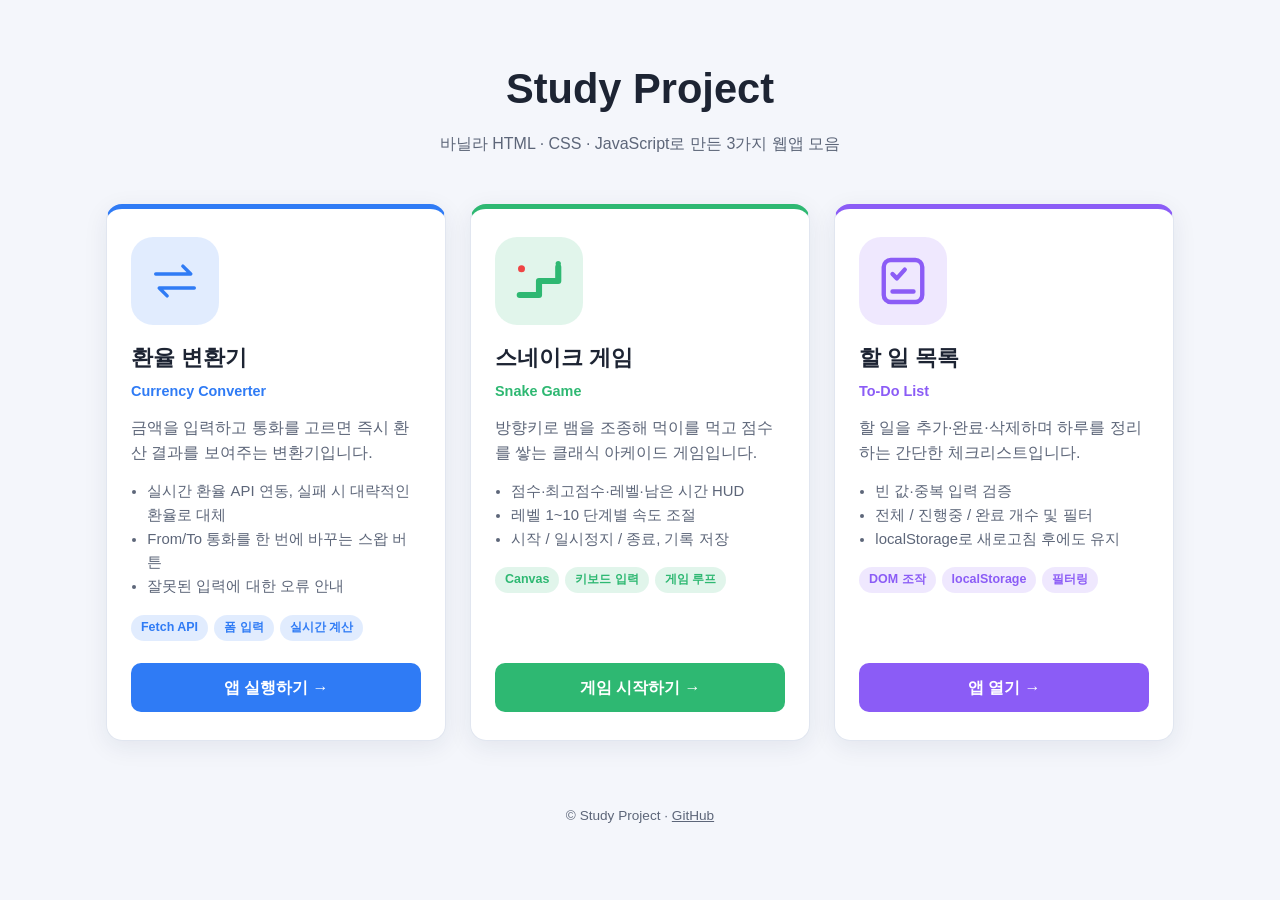
<file: index.html>
<!DOCTYPE html>
<html lang="ko">
<head>
  <meta charset="UTF-8">
  <meta name="viewport" content="width=device-width, initial-scale=1.0">
  <title>Study Project</title>
  <style>
    :root {
      --bg: #f4f6fb; --card: #ffffff; --text: #1d2433; --muted: #5d6679;
      --border: #e1e6f0; --shadow: 0 6px 24px rgba(30, 41, 80, .08);
      --c1: #2f7bf5; --c2: #2eb872; --c3: #8b5cf6;
    }
    @media (prefers-color-scheme: dark) {
      :root {
        --bg: #12151d; --card: #1b2030; --text: #e8ecf5; --muted: #9aa4ba;
        --border: #2b3247; --shadow: 0 6px 24px rgba(0, 0, 0, .4);
      }
    }
    * { box-sizing: border-box; }
    body {
      margin: 0; background: var(--bg); color: var(--text);
      font-family: "Segoe UI", "Apple SD Gothic Neo", "Malgun Gothic", sans-serif;
      line-height: 1.6;
    }
    header { text-align: center; padding: 56px 16px 24px; }
    header h1 { margin: 0 0 8px; font-size: clamp(1.8rem, 4vw, 2.6rem); }
    header p { margin: 0; color: var(--muted); }
    .grid {
      max-width: 1100px; margin: 0 auto; padding: 24px 16px 64px;
      display: grid; gap: 24px; grid-template-columns: repeat(3, 1fr);
    }
    @media (max-width: 860px) { .grid { grid-template-columns: 1fr; max-width: 480px; } }
    .card {
      --accent: var(--c1);
      background: var(--card); border: 1px solid var(--border); border-top: 5px solid var(--accent);
      border-radius: 16px; box-shadow: var(--shadow); padding: 28px 24px;
      display: flex; flex-direction: column; transition: transform .15s;
    }
    .card:hover { transform: translateY(-4px); }
    .card.currency { --accent: var(--c1); }
    .card.snake { --accent: var(--c2); }
    .card.todo { --accent: var(--c3); }
    .icon {
      width: 88px; height: 88px; border-radius: 22px; margin-bottom: 16px;
      display: grid; place-items: center;
      background: color-mix(in srgb, var(--accent) 14%, transparent);
    }
    .icon svg { width: 56px; height: 56px; }
    .card h2 { margin: 0 0 4px; font-size: 1.35rem; }
    .card .sub { margin: 0 0 12px; color: var(--accent); font-weight: 600; font-size: .9rem; }
    .card p.desc { margin: 0 0 14px; color: var(--muted); }
    .card ul { margin: 0 0 16px; padding-left: 1.1em; color: var(--muted); font-size: .93rem; }
    .tags { display: flex; flex-wrap: wrap; gap: 6px; margin-bottom: 22px; }
    .tags span {
      font-size: .78rem; padding: 3px 10px; border-radius: 999px;
      background: color-mix(in srgb, var(--accent) 14%, transparent); color: var(--accent); font-weight: 600;
    }
    .btn {
      margin-top: auto; text-align: center; text-decoration: none; font-weight: 700;
      padding: 12px; border-radius: 10px; color: #fff; background: var(--accent);
    }
    .btn:hover { filter: brightness(1.1); }
    .btn:focus-visible { outline: 3px solid var(--accent); outline-offset: 2px; }
    footer { text-align: center; padding: 0 16px 40px; color: var(--muted); font-size: .85rem; }
    footer a { color: inherit; }
  </style>
</head>
<body>
  <header>
    <h1>Study Project</h1>
    <p>바닐라 HTML · CSS · JavaScript로 만든 3가지 웹앱 모음</p>
  </header>

  <main class="grid">
    <article class="card currency">
      <div class="icon" aria-hidden="true">
        <svg viewBox="0 0 64 64" fill="none" stroke="#2f7bf5" stroke-width="4" stroke-linecap="round" stroke-linejoin="round">
          <path d="M10 24h40l-9-9M54 40H14l9 9"/>
          <circle cx="32" cy="32" r="0"/>
        </svg>
      </div>
      <h2>환율 변환기</h2>
      <p class="sub">Currency Converter</p>
      <p class="desc">금액을 입력하고 통화를 고르면 즉시 환산 결과를 보여주는 변환기입니다.</p>
      <ul>
        <li>실시간 환율 API 연동, 실패 시 대략적인 환율로 대체</li>
        <li>From/To 통화를 한 번에 바꾸는 스왑 버튼</li>
        <li>잘못된 입력에 대한 오류 안내</li>
      </ul>
      <div class="tags"><span>Fetch API</span><span>폼 입력</span><span>실시간 계산</span></div>
      <a class="btn" href="./currencyconverter/">앱 실행하기 →</a>
    </article>

    <article class="card snake">
      <div class="icon" aria-hidden="true">
        <svg viewBox="0 0 64 64" fill="none" stroke="#2eb872" stroke-width="7" stroke-linecap="round" stroke-linejoin="round">
          <path d="M10 48h22V32h22V16"/>
          <circle cx="54" cy="12" r="3" fill="#2eb872" stroke="none"/>
          <circle cx="12" cy="18" r="4" fill="#ef4444" stroke="none"/>
        </svg>
      </div>
      <h2>스네이크 게임</h2>
      <p class="sub">Snake Game</p>
      <p class="desc">방향키로 뱀을 조종해 먹이를 먹고 점수를 쌓는 클래식 아케이드 게임입니다.</p>
      <ul>
        <li>점수·최고점수·레벨·남은 시간 HUD</li>
        <li>레벨 1~10 단계별 속도 조절</li>
        <li>시작 / 일시정지 / 종료, 기록 저장</li>
      </ul>
      <div class="tags"><span>Canvas</span><span>키보드 입력</span><span>게임 루프</span></div>
      <a class="btn" href="./snake-game/">게임 시작하기 →</a>
    </article>

    <article class="card todo">
      <div class="icon" aria-hidden="true">
        <svg viewBox="0 0 64 64" fill="none" stroke="#8b5cf6" stroke-width="5" stroke-linecap="round" stroke-linejoin="round">
          <rect x="10" y="8" width="44" height="48" rx="8"/>
          <path d="M20 24l5 5 9-10M20 44h24"/>
        </svg>
      </div>
      <h2>할 일 목록</h2>
      <p class="sub">To-Do List</p>
      <p class="desc">할 일을 추가·완료·삭제하며 하루를 정리하는 간단한 체크리스트입니다.</p>
      <ul>
        <li>빈 값·중복 입력 검증</li>
        <li>전체 / 진행중 / 완료 개수 및 필터</li>
        <li>localStorage로 새로고침 후에도 유지</li>
      </ul>
      <div class="tags"><span>DOM 조작</span><span>localStorage</span><span>필터링</span></div>
      <a class="btn" href="./To-Do/">앱 열기 →</a>
    </article>
  </main>

  <footer>© Study Project · <a href="https://github.com/leeeungtaik-prog/study_project">GitHub</a></footer>
</body>
</html>
</file>
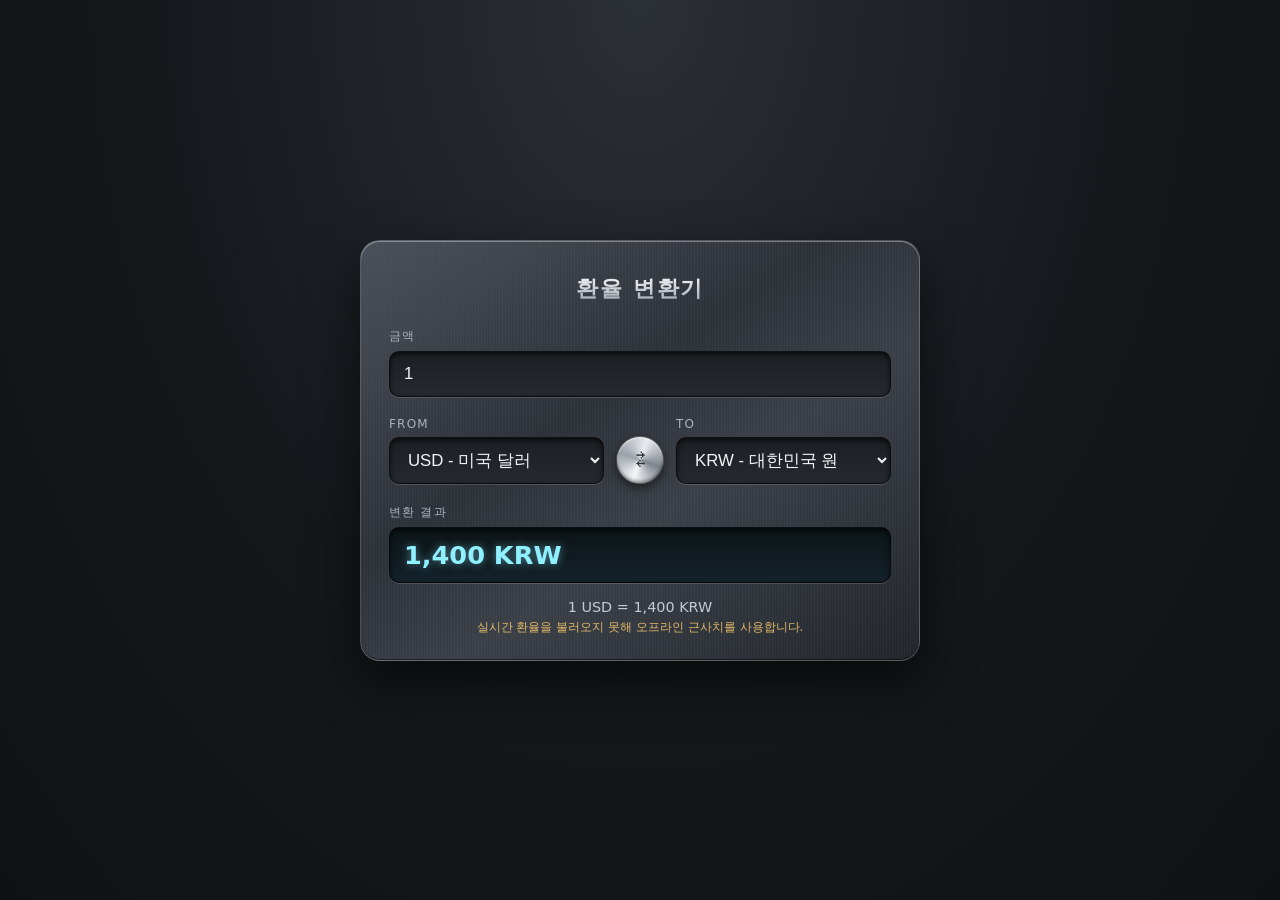
<file: currencyconverter/index.html>
<!DOCTYPE html>
<html lang="ko">
<head>
  <meta charset="UTF-8">
  <meta name="viewport" content="width=device-width, initial-scale=1.0">
  <title>환율 변환기</title>
  <link rel="stylesheet" href="style.css">
  <script src="main.js" defer></script>
</head>
<body>
  <main class="panel">
    <h1>환율 변환기</h1>

    <label class="field">
      <span class="label">금액</span>
      <input type="number" id="amount" value="1" min="0" step="any" inputmode="decimal">
    </label>
    <p id="error" class="error" role="alert" hidden></p>

    <div class="selectors">
      <label class="field">
        <span class="label">From</span>
        <select id="from"></select>
      </label>

      <button type="button" id="swap" class="swap" aria-label="환율 스왑">
        <span class="swap-icon">⇄</span>
      </button>

      <label class="field">
        <span class="label">To</span>
        <select id="to"></select>
      </label>
    </div>

    <div class="field">
      <span class="label">변환 결과</span>
      <output id="result" class="result" for="amount from to">0</output>
    </div>

    <p id="rate" class="rate"></p>
    <p id="status" class="status"></p>
  </main>
</body>
</html>
</file>
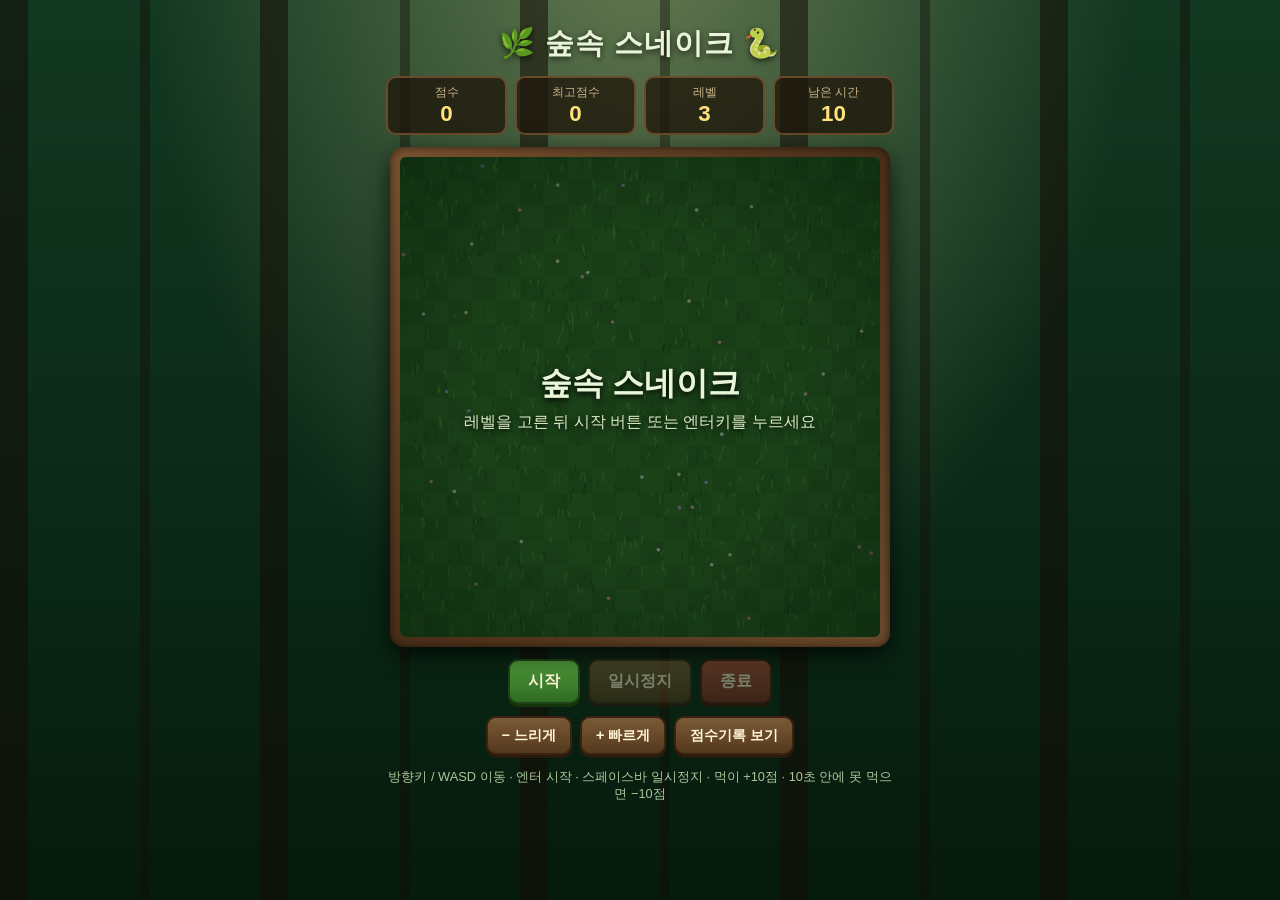
<file: snake-game/index.html>
<!DOCTYPE html>
<html lang="ko">
<head>
  <meta charset="UTF-8">
  <meta name="viewport" content="width=device-width, initial-scale=1.0">
  <title>숲속 스네이크</title>
  <link rel="stylesheet" href="style.css">
</head>
<body>
  <main class="game-wrap">
    <h1>🌿 숲속 스네이크 🐍</h1>

    <section class="hud">
      <div class="stat"><span class="label">점수</span><span id="score">0</span></div>
      <div class="stat"><span class="label">최고점수</span><span id="best">0</span></div>
      <div class="stat"><span class="label">레벨</span><span id="level">3</span></div>
      <div class="stat"><span class="label">남은 시간</span><span id="timer">10</span></div>
    </section>

    <div class="board-frame">
      <canvas id="board" width="480" height="480"></canvas>
      <div id="overlay" class="overlay">
        <p id="overlay-title">숲속 스네이크</p>
        <p id="overlay-sub">시작 버튼(또는 엔터키)을 누르고 방향키로 이동하세요</p>
      </div>
    </div>

    <section class="controls">
      <button id="btn-start" class="btn primary">시작</button>
      <button id="btn-pause" class="btn" disabled>일시정지</button>
      <button id="btn-stop" class="btn danger" disabled>종료</button>
    </section>

    <section class="controls">
      <button id="btn-level-down" class="btn small" aria-label="레벨 낮추기">− 느리게</button>
      <button id="btn-level-up" class="btn small" aria-label="레벨 높이기">+ 빠르게</button>
      <button id="btn-scores" class="btn small">점수기록 보기</button>
    </section>

    <p class="help">방향키 / WASD 이동 · 엔터 시작 · 스페이스바 일시정지 · 먹이 +10점 · 10초 안에 못 먹으면 −10점</p>
  </main>

  <div id="modal" class="modal hidden" role="dialog" aria-modal="true" aria-labelledby="modal-title">
    <div class="modal-box">
      <h2 id="modal-title">🏆 최고 점수 TOP 5</h2>
      <ol id="score-list"></ol>
      <button id="btn-close" class="btn primary">닫기</button>
    </div>
  </div>

  <script src="main.js"></script>
</body>
</html>
</file>
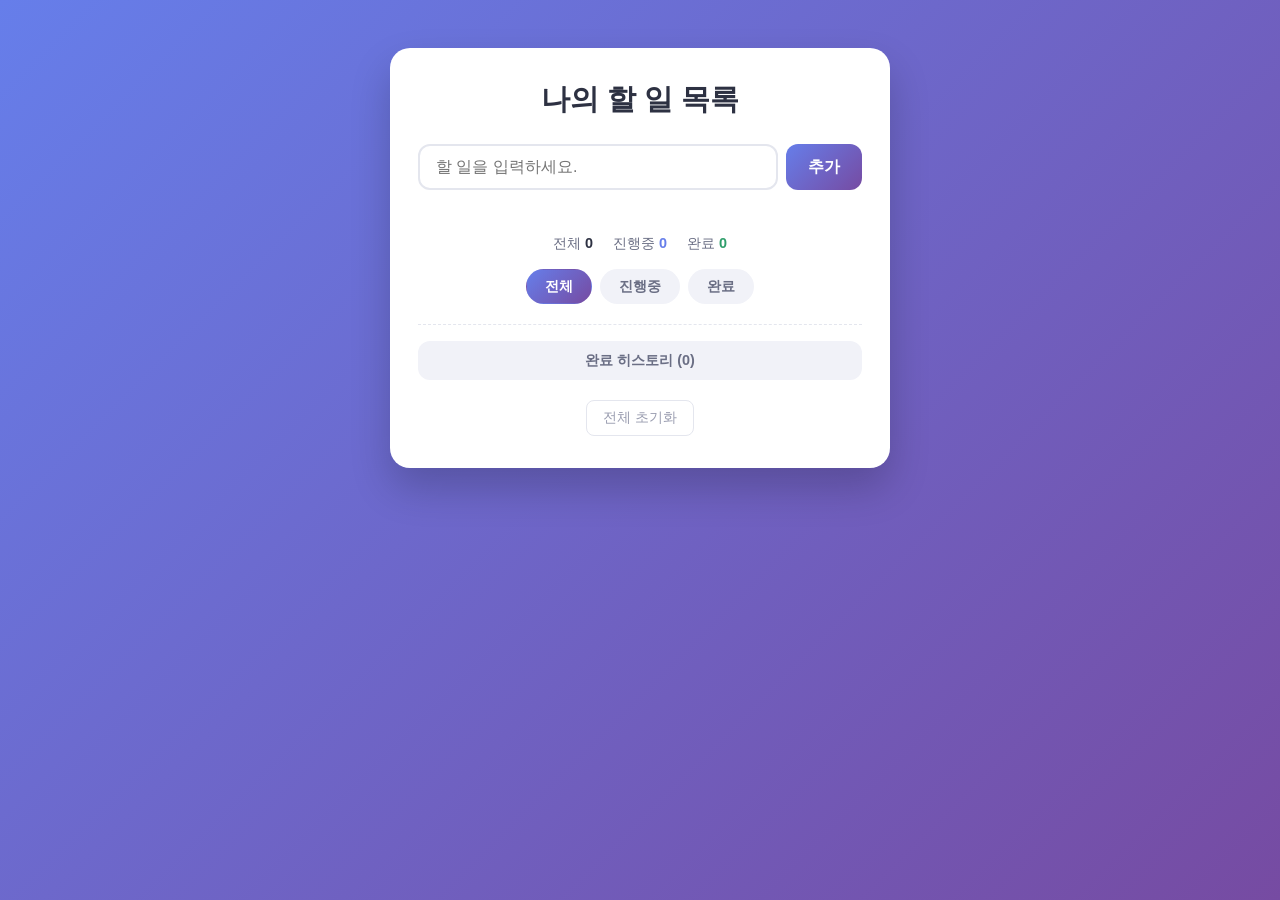
<file: To-Do/index.html>
<!DOCTYPE html>
<html lang="ko">
<head>
  <meta charset="UTF-8">
  <meta name="viewport" content="width=device-width, initial-scale=1.0">
  <title>나의 할 일 목록</title>
  <link rel="stylesheet" href="style.css">
</head>
<body>
  <main class="container">
    <h1>나의 할 일 목록</h1>

    <!-- 할 일 입력 폼: 추가 버튼 클릭 / 엔터키 모두 submit으로 처리 -->
    <form class="todo-form">
      <input type="text" id="todo-input" placeholder="할 일을 입력하세요." autocomplete="off">
      <button type="submit">추가</button>
    </form>
    <!-- 빈 값 / 중복 입력 시 오류 메시지가 표시되는 곳 -->
    <p id="error-message" class="error-message" role="alert"></p>

    <!-- 전체 / 진행중 / 완료 개수 (main.js가 숫자를 갱신) -->
    <div class="summary">
      <span>전체 <strong id="count-total">0</strong></span>
      <span>진행중 <strong id="count-active">0</strong></span>
      <span>완료 <strong id="count-done">0</strong></span>
    </div>

    <!-- 필터 버튼: data-filter 값으로 어떤 항목을 보여줄지 결정 -->
    <div class="filters" id="filters">
      <button type="button" class="filter-btn active" data-filter="all">전체</button>
      <button type="button" class="filter-btn" data-filter="active">진행중</button>
      <button type="button" class="filter-btn" data-filter="done">완료</button>
    </div>

    <!-- 일괄 처리 영역 (보이는 할 일이 없으면 숨김) -->
    <div class="bulk-bar" id="bulk-bar" hidden>
      <label class="select-all">
        <input type="checkbox" id="select-all">
        <span>전체 선택</span>
      </label>
      <div class="bulk-actions">
        <button type="button" id="bulk-complete-btn" class="bulk-complete-btn" disabled>선택 완료</button>
        <button type="button" id="bulk-delete-btn" class="bulk-delete-btn" disabled>선택 삭제</button>
      </div>
    </div>

    <!-- 할 일 목록 영역 (항목은 main.js가 채움) -->
    <ul id="todo-list" class="todo-list"></ul>

    <!-- 완료 히스토리: 버튼으로 열고 닫는 패널 -->
    <div class="history-area">
      <button type="button" id="history-toggle" class="history-toggle" aria-expanded="false">완료 히스토리 (0)</button>
      <section id="history-panel" class="history-panel" hidden>
        <div class="history-header">
          <h2>완료 히스토리</h2>
          <button type="button" id="history-clear" class="history-clear">기록 지우기</button>
        </div>
        <ul id="history-list" class="history-list"></ul>
      </section>
    </div>

    <!-- 초기화 버튼: 저장된 모든 데이터를 지우고 처음 상태로 되돌림 -->
    <button type="button" id="reset-btn" class="reset-btn">전체 초기화</button>
  </main>

  <!-- 기능 구현 스크립트 (DOM이 만들어진 뒤 실행되도록 body 끝에 위치) -->
  <script src="main.js"></script>
</body>
</html>
</file>
<file: currencyconverter/style.css>
* { box-sizing: border-box; }

body {
  margin: 0;
  min-height: 100vh;
  display: flex;
  align-items: center;
  justify-content: center;
  padding: 16px;
  font-family: "Segoe UI", "Malgun Gothic", system-ui, sans-serif;
  color: #e6e9ee;
  background: radial-gradient(ellipse at top, #2b2f36 0%, #15171b 55%, #0f1114 100%);
}

.panel {
  width: 100%;
  max-width: 560px;
  padding: 32px 28px 24px;
  border-radius: 20px;
  border: 1px solid rgba(255, 255, 255, 0.18);
  background:
    repeating-linear-gradient(90deg, rgba(255,255,255,0.025) 0 1px, transparent 1px 3px),
    linear-gradient(145deg, #4a505a 0%, #2d3138 40%, #3b4048 60%, #22252b 100%);
  box-shadow:
    inset 0 1px 0 rgba(255, 255, 255, 0.35),
    inset 0 -1px 0 rgba(0, 0, 0, 0.5),
    0 20px 50px rgba(0, 0, 0, 0.6);
}

h1 {
  margin: 0 0 24px;
  font-size: 1.4rem;
  font-weight: 600;
  letter-spacing: 0.08em;
  text-align: center;
  background: linear-gradient(180deg, #ffffff, #9aa2ad);
  -webkit-background-clip: text;
  background-clip: text;
  color: transparent;
}

.field { display: flex; flex-direction: column; gap: 6px; flex: 1; min-width: 0; }

.label {
  font-size: 0.75rem;
  letter-spacing: 0.1em;
  text-transform: uppercase;
  color: #aab1bb;
}

input, select, .result {
  width: 100%;
  padding: 12px 14px;
  font-size: 1.05rem;
  color: #f2f4f7;
  border-radius: 10px;
  border: 1px solid rgba(0, 0, 0, 0.6);
  background: linear-gradient(180deg, #1b1e23, #262a30);
  box-shadow:
    inset 0 2px 5px rgba(0, 0, 0, 0.7),
    0 1px 0 rgba(255, 255, 255, 0.15);
  outline: none;
}

input:focus, select:focus {
  border-color: #7fd6e6;
  box-shadow: inset 0 2px 5px rgba(0,0,0,0.7), 0 0 0 2px rgba(127, 214, 230, 0.35);
}

select option { background: #22252b; color: #f2f4f7; }

input.invalid, input.invalid:focus {
  border-color: #ff6b6b;
  box-shadow: inset 0 2px 5px rgba(0,0,0,0.7), 0 0 0 2px rgba(255, 107, 107, 0.35);
}

.error {
  margin: 10px 0 0;
  padding: 8px 12px;
  font-size: 0.85rem;
  color: #ffd2d2;
  border-radius: 8px;
  border: 1px solid rgba(255, 107, 107, 0.6);
  background: linear-gradient(180deg, #4a1f22, #351417);
}
.error[hidden] { display: none; }

.selectors {
  display: flex;
  align-items: flex-end;
  gap: 12px;
  margin: 20px 0;
}

.swap {
  flex: none;
  width: 48px;
  height: 48px;
  margin-bottom: 0;
  border-radius: 50%;
  border: 1px solid rgba(0, 0, 0, 0.55);
  cursor: pointer;
  font-size: 1.4rem;
  color: #2a2e34;
  background: conic-gradient(from 200deg, #f4f6f8, #9ba2ab, #e9ecef, #7d848d, #f4f6f8);
  box-shadow:
    inset 0 1px 1px rgba(255, 255, 255, 0.9),
    inset 0 -2px 3px rgba(0, 0, 0, 0.35),
    0 4px 10px rgba(0, 0, 0, 0.5);
  transition: transform 0.1s, filter 0.2s, box-shadow 0.1s;
}
.swap:hover { filter: brightness(1.12); }
.swap:active {
  transform: translateY(2px);
  box-shadow: inset 0 2px 4px rgba(0,0,0,0.5), 0 1px 3px rgba(0,0,0,0.5);
}
.swap:focus-visible { outline: 2px solid #7fd6e6; outline-offset: 3px; }

.swap-icon { display: inline-block; transition: transform 0.35s ease; }
.swap.flipped .swap-icon { transform: rotate(180deg); }

.result {
  display: block;
  min-height: 52px;
  font-size: 1.6rem;
  font-weight: 600;
  font-variant-numeric: tabular-nums;
  color: #8ff0ff;
  text-shadow: 0 0 8px rgba(127, 214, 230, 0.55);
  background: linear-gradient(180deg, #0c1417, #14222a);
  overflow-wrap: anywhere;
}

.rate { margin: 16px 0 0; text-align: center; font-size: 0.9rem; color: #c3c9d1; }
.status { margin: 4px 0 0; text-align: center; font-size: 0.75rem; color: #8a919b; }
.status.warn { color: #e0b868; }

@media (max-width: 480px) {
  .panel { padding: 24px 18px 20px; }
  .selectors { flex-direction: column; align-items: stretch; }
  .swap { align-self: center; }
}
</file>
<file: snake-game/style.css>
* { box-sizing: border-box; }

body {
  margin: 0;
  min-height: 100vh;
  display: flex;
  justify-content: center;
  align-items: flex-start;
  font-family: "Malgun Gothic", "Apple SD Gothic Neo", sans-serif;
  color: #e8f5d8;
  background:
    /* 나무 줄기 실루엣 */
    repeating-linear-gradient(90deg,
      rgba(20, 12, 6, 0.55) 0 28px, transparent 28px 140px,
      rgba(20, 12, 6, 0.4) 140px 150px, transparent 150px 260px),
    /* 햇살 */
    radial-gradient(ellipse at 50% -10%, rgba(255, 244, 170, 0.35), transparent 55%),
    linear-gradient(180deg, #123821 0%, #0b2a17 55%, #061a0d 100%);
  background-attachment: fixed;
}

.game-wrap {
  width: 100%;
  max-width: 540px;
  padding: 16px;
  text-align: center;
}

h1 {
  margin: 8px 0 12px;
  font-size: 1.8rem;
  letter-spacing: 1px;
  text-shadow: 0 2px 6px rgba(0, 0, 0, 0.7);
}

.hud {
  display: grid;
  grid-template-columns: repeat(4, 1fr);
  gap: 8px;
  margin-bottom: 12px;
}

.stat {
  background: rgba(30, 20, 10, 0.75);
  border: 2px solid #6b4a2b;
  border-radius: 10px;
  padding: 6px 4px;
  display: flex;
  flex-direction: column;
}
.stat .label { font-size: 0.75rem; color: #c9b48a; }
.stat span:last-child { font-size: 1.4rem; font-weight: bold; color: #ffe27a; }
.stat.warn span:last-child { color: #ff7a6b; }

.board-frame {
  position: relative;
  width: 100%;
  max-width: 500px;
  margin: 0 auto;
  padding: 10px;
  border-radius: 14px;
  background: linear-gradient(135deg, #7a5230, #4a2f18 50%, #6b4a2b);
  box-shadow: 0 8px 24px rgba(0, 0, 0, 0.7), inset 0 0 8px rgba(0, 0, 0, 0.6);
}

canvas {
  display: block;
  width: 100%;
  height: auto;
  aspect-ratio: 1 / 1;
  border-radius: 6px;
  background: #2f6b2a;
}

.overlay {
  position: absolute;
  inset: 10px;
  border-radius: 6px;
  display: flex;
  flex-direction: column;
  justify-content: center;
  align-items: center;
  gap: 6px;
  background: rgba(5, 25, 10, 0.6);
  text-shadow: 0 2px 6px #000;
  pointer-events: none;
}
.overlay.hidden { display: none; }
#overlay-title { margin: 0; font-size: 2rem; font-weight: bold; }
#overlay-sub { margin: 0; font-size: 1rem; color: #d8ecc0; }

.controls {
  display: flex;
  justify-content: center;
  gap: 8px;
  flex-wrap: wrap;
  margin-top: 12px;
}

.btn {
  font: inherit;
  font-weight: bold;
  color: #fff4d6;
  background: linear-gradient(180deg, #7a5a36, #55391e);
  border: 2px solid #3a2411;
  border-radius: 10px;
  padding: 10px 18px;
  cursor: pointer;
  box-shadow: 0 3px 0 #2a1a0b;
  transition: transform 0.05s, filter 0.15s;
}
.btn:hover:not(:disabled) { filter: brightness(1.15); }
.btn:active:not(:disabled) { transform: translateY(2px); box-shadow: 0 1px 0 #2a1a0b; }
.btn:disabled { opacity: 0.45; cursor: not-allowed; }
.btn.primary { background: linear-gradient(180deg, #4f9a3a, #2f6b22); border-color: #1d4414; box-shadow: 0 3px 0 #153409; }
.btn.danger { background: linear-gradient(180deg, #b24a3a, #7d2a1f); border-color: #4d150e; box-shadow: 0 3px 0 #3a0f09; }
.btn.small { padding: 8px 14px; font-size: 0.9rem; }

.help { margin-top: 14px; font-size: 0.8rem; color: #a9c79a; }

.modal {
  position: fixed;
  inset: 0;
  display: flex;
  justify-content: center;
  align-items: center;
  background: rgba(0, 0, 0, 0.65);
  padding: 16px;
}
.modal.hidden { display: none; }
.modal-box {
  width: 100%;
  max-width: 360px;
  background: linear-gradient(180deg, #4a2f18, #2e1c0d);
  border: 3px solid #7a5230;
  border-radius: 14px;
  padding: 20px;
  text-align: center;
}
.modal-box h2 { margin-top: 0; color: #ffe27a; }
.modal-box ol { text-align: left; padding-left: 28px; margin: 12px 0 18px; }
.modal-box li { padding: 6px 0; border-bottom: 1px dashed rgba(255, 255, 255, 0.15); }
.modal-box li .pts { font-weight: bold; color: #ffe27a; }
.modal-box li .date { float: right; font-size: 0.8rem; color: #c9b48a; }
.modal-box .empty { list-style: none; margin-left: -28px; text-align: center; color: #c9b48a; }

@media (max-width: 420px) {
  h1 { font-size: 1.4rem; }
  .stat span:last-child { font-size: 1.1rem; }
}
</file>
<file: To-Do/style.css>
/* ===== 기본 설정 ===== */
/* 모든 요소의 여백 초기화, 크기 계산에 테두리/패딩 포함 */
* {
  box-sizing: border-box;
  margin: 0;
  padding: 0;
}

/* 페이지 전체: 그라디언트 배경과 기본 글꼴 */
body {
  min-height: 100vh;
  padding: 48px 16px;
  font-family: "Pretendard", "Malgun Gothic", "Apple SD Gothic Neo", sans-serif;
  background: linear-gradient(135deg, #667eea 0%, #764ba2 100%);
  color: #2d3142;
}

/* 중앙에 놓이는 흰색 카드 (최대 너비 500px) */
.container {
  max-width: 500px;
  margin: 0 auto;
  padding: 32px 28px;
  background: #fff;
  border-radius: 20px;
  box-shadow: 0 20px 40px rgba(0, 0, 0, 0.2);
}

/* 제목 */
h1 {
  margin-bottom: 24px;
  text-align: center;
  font-size: 1.8rem;
  font-weight: 700;
}

/* ===== 입력 폼 ===== */
/* 입력창과 추가 버튼을 가로로 배치 */
.todo-form {
  display: flex;
  gap: 8px;
  margin-bottom: 8px;
}

/* 오류 메시지 (빈 값 / 중복 안내), 비어 있어도 높이 유지 */
.error-message {
  min-height: 1.4em;
  margin-bottom: 16px;
  padding-left: 4px;
  font-size: 0.9rem;
  color: #e5484d;
}

/* 입력창 */
.todo-form input {
  flex: 1;
  min-width: 0;
  padding: 12px 16px;
  font-size: 1rem;
  border: 2px solid #e4e6ee;
  border-radius: 12px;
  outline: none;
  transition: border-color 0.2s, box-shadow 0.2s;
}

/* 입력창 포커스 시 강조 */
.todo-form input:focus {
  border-color: #667eea;
  box-shadow: 0 0 0 4px rgba(102, 126, 234, 0.15);
}

/* 추가 버튼 */
.todo-form button {
  padding: 12px 22px;
  font-size: 1rem;
  font-weight: 600;
  color: #fff;
  background: linear-gradient(135deg, #667eea, #764ba2);
  border: none;
  border-radius: 12px;
  cursor: pointer;
  transition: transform 0.15s, box-shadow 0.15s;
}

/* 추가 버튼 호버: 살짝 위로 떠오름 */
.todo-form button:hover {
  transform: translateY(-1px);
  box-shadow: 0 6px 14px rgba(118, 75, 162, 0.35);
}

/* 추가 버튼 클릭 중: 원위치 */
.todo-form button:active {
  transform: translateY(0);
}

/* ===== 개수 표시 ===== */
.summary {
  display: flex;
  justify-content: center;
  gap: 20px;
  margin-bottom: 16px;
  font-size: 0.9rem;
  color: #6b6f85;
}

.summary strong {
  color: #2d3142;
}

/* 진행중 개수: 보라색 */
#count-active {
  color: #667eea;
}

/* 완료 개수: 초록색 */
#count-done {
  color: #2f9e6b;
}

/* ===== 필터 버튼 (전체 / 진행중 / 완료) ===== */
.filters {
  display: flex;
  gap: 8px;
  justify-content: center;
  margin-bottom: 16px;
}

.filter-btn {
  padding: 7px 18px;
  font-size: 0.9rem;
  font-weight: 600;
  color: #6b6f85;
  background: #f1f2f8;
  border: 1px solid transparent;
  border-radius: 999px;
  cursor: pointer;
  transition: background 0.2s, color 0.2s, transform 0.15s, box-shadow 0.15s;
}

/* 필터 버튼 호버 */
.filter-btn:hover {
  color: #667eea;
  background: #e4e7fb;
  transform: translateY(-1px);
  box-shadow: 0 4px 10px rgba(102, 126, 234, 0.2);
}

/* 현재 선택된 필터 */
.filter-btn.active {
  color: #fff;
  background: linear-gradient(135deg, #667eea, #764ba2);
}

/* 선택된 필터에 호버 시 조금 더 어두운 색 */
.filter-btn.active:hover {
  color: #fff;
  background: linear-gradient(135deg, #5a6fe0, #6a4195);
}

/* ===== 일괄 삭제 영역 ===== */
.bulk-bar {
  display: flex;
  align-items: center;
  justify-content: space-between;
  margin-bottom: 12px;
  padding: 0 4px;
}

/* 전체 선택 체크박스 + 글자 */
.select-all {
  display: flex;
  align-items: center;
  gap: 8px;
  font-size: 0.9rem;
  color: #6b6f85;
  cursor: pointer;
}

.select-all input {
  width: 18px;
  height: 18px;
  accent-color: #667eea;
  cursor: pointer;
}

/* 선택 완료 / 선택 삭제 버튼 묶음 */
.bulk-actions {
  display: flex;
  gap: 6px;
}

.bulk-complete-btn {
  padding: 6px 12px;
  font-size: 0.85rem;
  color: #fff;
  background: #2f9e6b;
  border: none;
  border-radius: 8px;
  cursor: pointer;
  transition: opacity 0.2s;
}

.bulk-complete-btn:disabled {
  opacity: 0.4;
  cursor: not-allowed;
}

/* hidden 속성이 display:flex에 덮이지 않도록 명시 */
.bulk-bar[hidden] {
  display: none;
}

.bulk-delete-btn {
  padding: 6px 12px;
  font-size: 0.85rem;
  color: #fff;
  background: #e5484d;
  border: none;
  border-radius: 8px;
  cursor: pointer;
  transition: opacity 0.2s;
}

/* 삭제할 완료 항목이 없을 때 */
.bulk-delete-btn:disabled {
  opacity: 0.4;
  cursor: not-allowed;
}

/* ===== 할 일 목록 ===== */
.todo-list {
  list-style: none;
}

/* 할 일 한 줄: 체크박스 + 내용 + 삭제 버튼 */
.todo-item {
  display: flex;
  align-items: center;
  gap: 12px;
  padding: 14px 16px;
  margin-bottom: 8px;
  background: #f7f8fc;
  border-radius: 12px;
  transition: background 0.2s;
}

/* 할 일 한 줄 호버 */
.todo-item:hover {
  background: #eef0fa;
}

/* 할 일 내용 (남는 공간을 모두 차지, 긴 글은 줄바꿈) */
.todo-text {
  flex: 1;
  word-break: break-all;
}

/* 일괄 처리용 선택 체크박스 */
.todo-item input[type="checkbox"] {
  width: 18px;
  height: 18px;
  accent-color: #667eea;
  cursor: pointer;
}

/* 선택된 항목 강조 */
.todo-item.selected {
  background: #e4e7fb;
}

/* 완료 버튼 (진행중 항목) */
.complete-btn {
  padding: 6px 12px;
  font-size: 0.85rem;
  color: #fff;
  background: #2f9e6b;
  border: 1px solid #2f9e6b;
  border-radius: 8px;
  cursor: pointer;
  transition: background 0.2s, color 0.2s;
}

.complete-btn:hover {
  background: #278559;
}

/* 되돌리기 버튼 (완료된 항목) */
.complete-btn.undo {
  color: #6b6f85;
  background: transparent;
  border-color: #d5d8e4;
}

.complete-btn.undo:hover {
  color: #667eea;
  background: #e4e7fb;
  border-color: #667eea;
}

/* 개별 삭제 버튼 */
.delete-btn {
  padding: 6px 12px;
  font-size: 0.85rem;
  color: #e5484d;
  background: transparent;
  border: 1px solid #f3c1c3;
  border-radius: 8px;
  cursor: pointer;
  transition: background 0.2s, color 0.2s;
}

/* 삭제 버튼 호버: 빨간 배경 */
.delete-btn:hover {
  color: #fff;
  background: #e5484d;
}

/* 완료된 할 일: 취소선 */
.todo-item.completed .todo-text {
  text-decoration: line-through;
  color: #9a9db0;
}

/* ===== 완료 히스토리 ===== */
/* 목록과 구분하는 점선 영역 */
.history-area {
  margin-top: 20px;
  padding-top: 16px;
  border-top: 1px dashed #e4e6ee;
}

/* 히스토리 열기/닫기 버튼 */
.history-toggle {
  display: block;
  width: 100%;
  padding: 10px;
  font-size: 0.9rem;
  font-weight: 600;
  color: #6b6f85;
  background: #f1f2f8;
  border: none;
  border-radius: 12px;
  cursor: pointer;
  transition: background 0.2s, color 0.2s;
}

.history-toggle:hover {
  color: #667eea;
  background: #e4e7fb;
}

/* 히스토리 패널 (열렸을 때) */
.history-panel {
  margin-top: 12px;
}

.history-panel[hidden] {
  display: none;
}

/* 패널 제목 + 기록 지우기 버튼 */
.history-header {
  display: flex;
  align-items: center;
  justify-content: space-between;
  margin-bottom: 8px;
}

.history-header h2 {
  font-size: 1rem;
}

.history-clear {
  padding: 4px 10px;
  font-size: 0.8rem;
  color: #6b6f85;
  background: transparent;
  border: 1px solid #e4e6ee;
  border-radius: 8px;
  cursor: pointer;
  transition: background 0.2s, color 0.2s;
}

.history-clear:hover {
  color: #fff;
  background: #e5484d;
  border-color: #e5484d;
}

/* 기록이 많아지면 패널 안에서 스크롤 */
.history-list {
  max-height: 220px;
  overflow-y: auto;
  list-style: none;
}

/* 기록 한 줄: 내용(왼쪽) + 시각(오른쪽) */
.history-list li {
  display: flex;
  justify-content: space-between;
  gap: 12px;
  padding: 8px 4px;
  font-size: 0.9rem;
  border-bottom: 1px solid #f1f2f8;
}

.history-list .history-text {
  word-break: break-all;
}

.history-list .history-time {
  flex-shrink: 0;
  font-size: 0.8rem;
  color: #9a9db0;
}

/* 기록이 없을 때 안내 문구 (가운데 정렬) */
.history-empty {
  justify-content: center !important;
  color: #9a9db0;
}

/* ===== 전체 초기화 버튼 ===== */
.reset-btn {
  display: block;
  margin: 20px auto 0;
  padding: 8px 16px;
  font-size: 0.85rem;
  color: #9a9db0;
  background: transparent;
  border: 1px solid #e4e6ee;
  border-radius: 8px;
  cursor: pointer;
  transition: background 0.2s, color 0.2s, border-color 0.2s;
}

.reset-btn:hover {
  color: #fff;
  background: #e5484d;
  border-color: #e5484d;
}

/* ===== 반응형: 모바일 화면(480px 이하) ===== */
@media (max-width: 480px) {
  body {
    padding: 24px 12px;
  }

  .container {
    padding: 24px 18px;
  }
}
</file>
